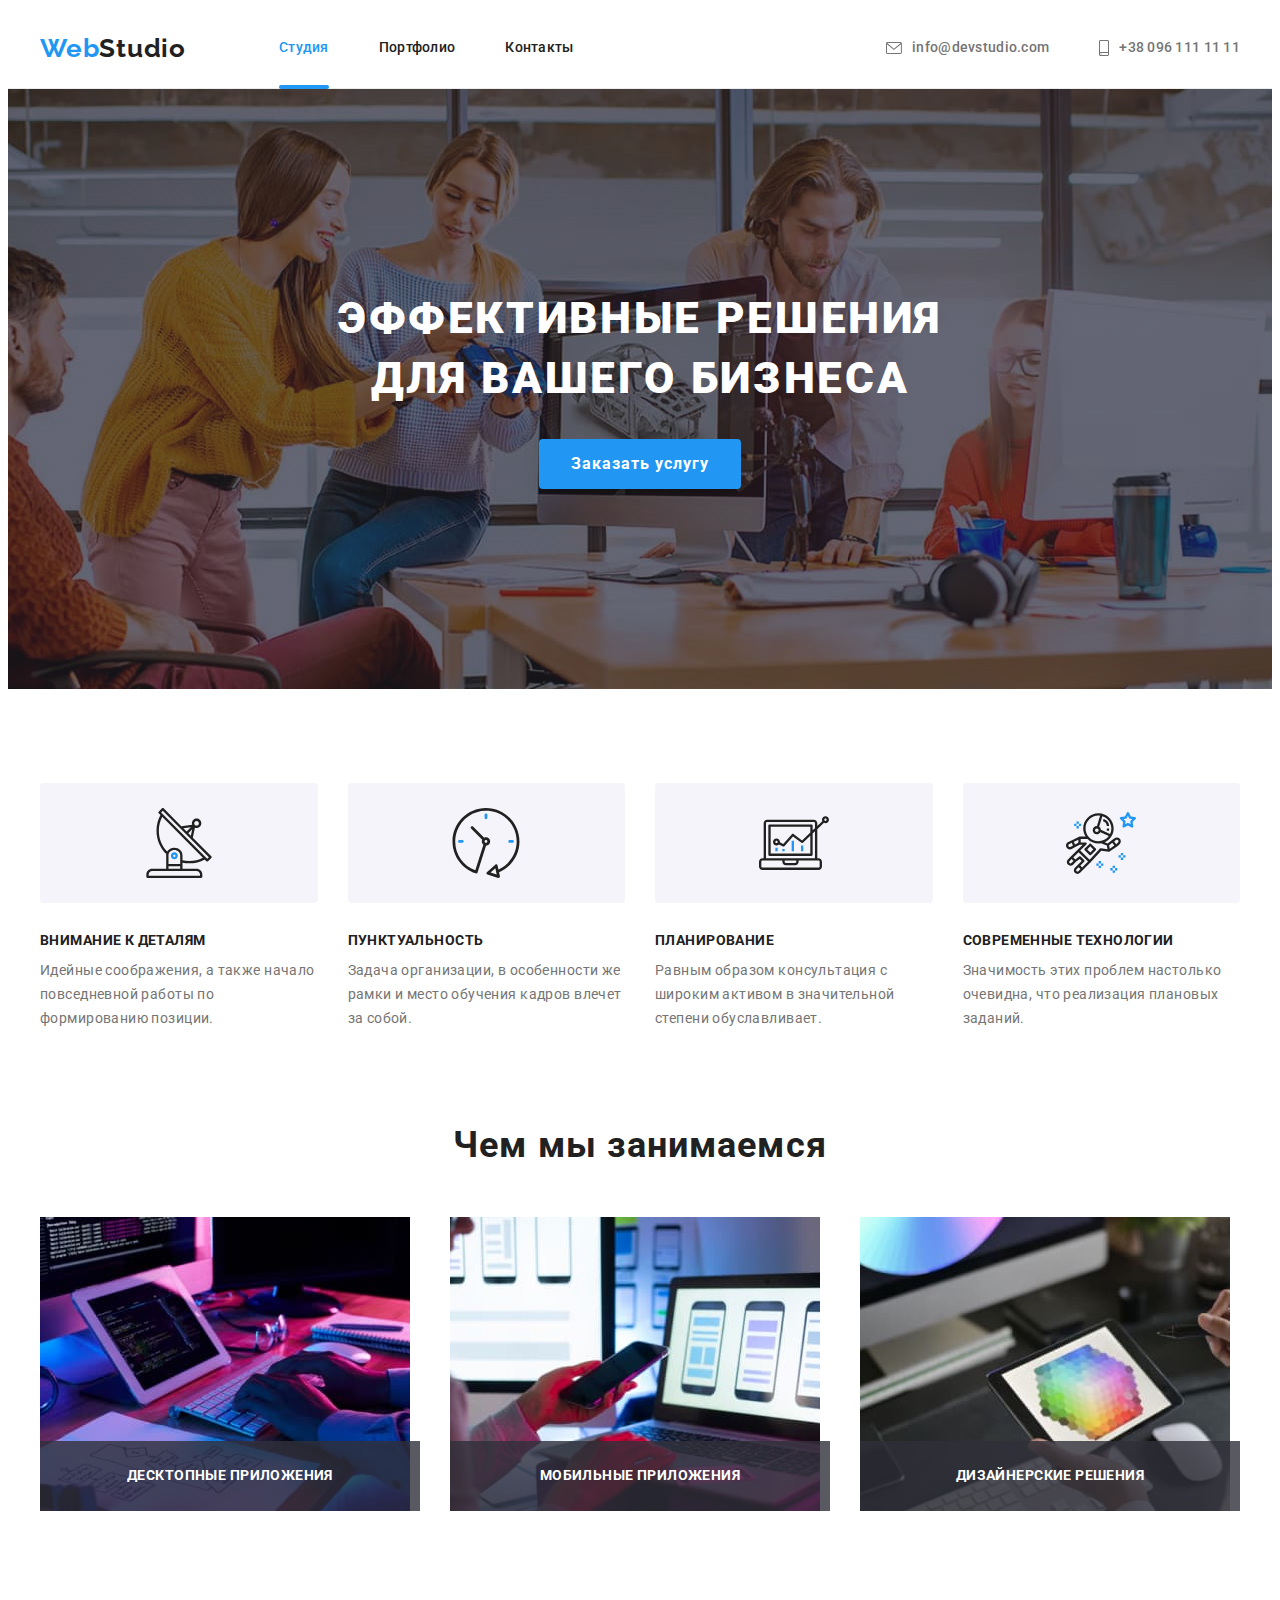
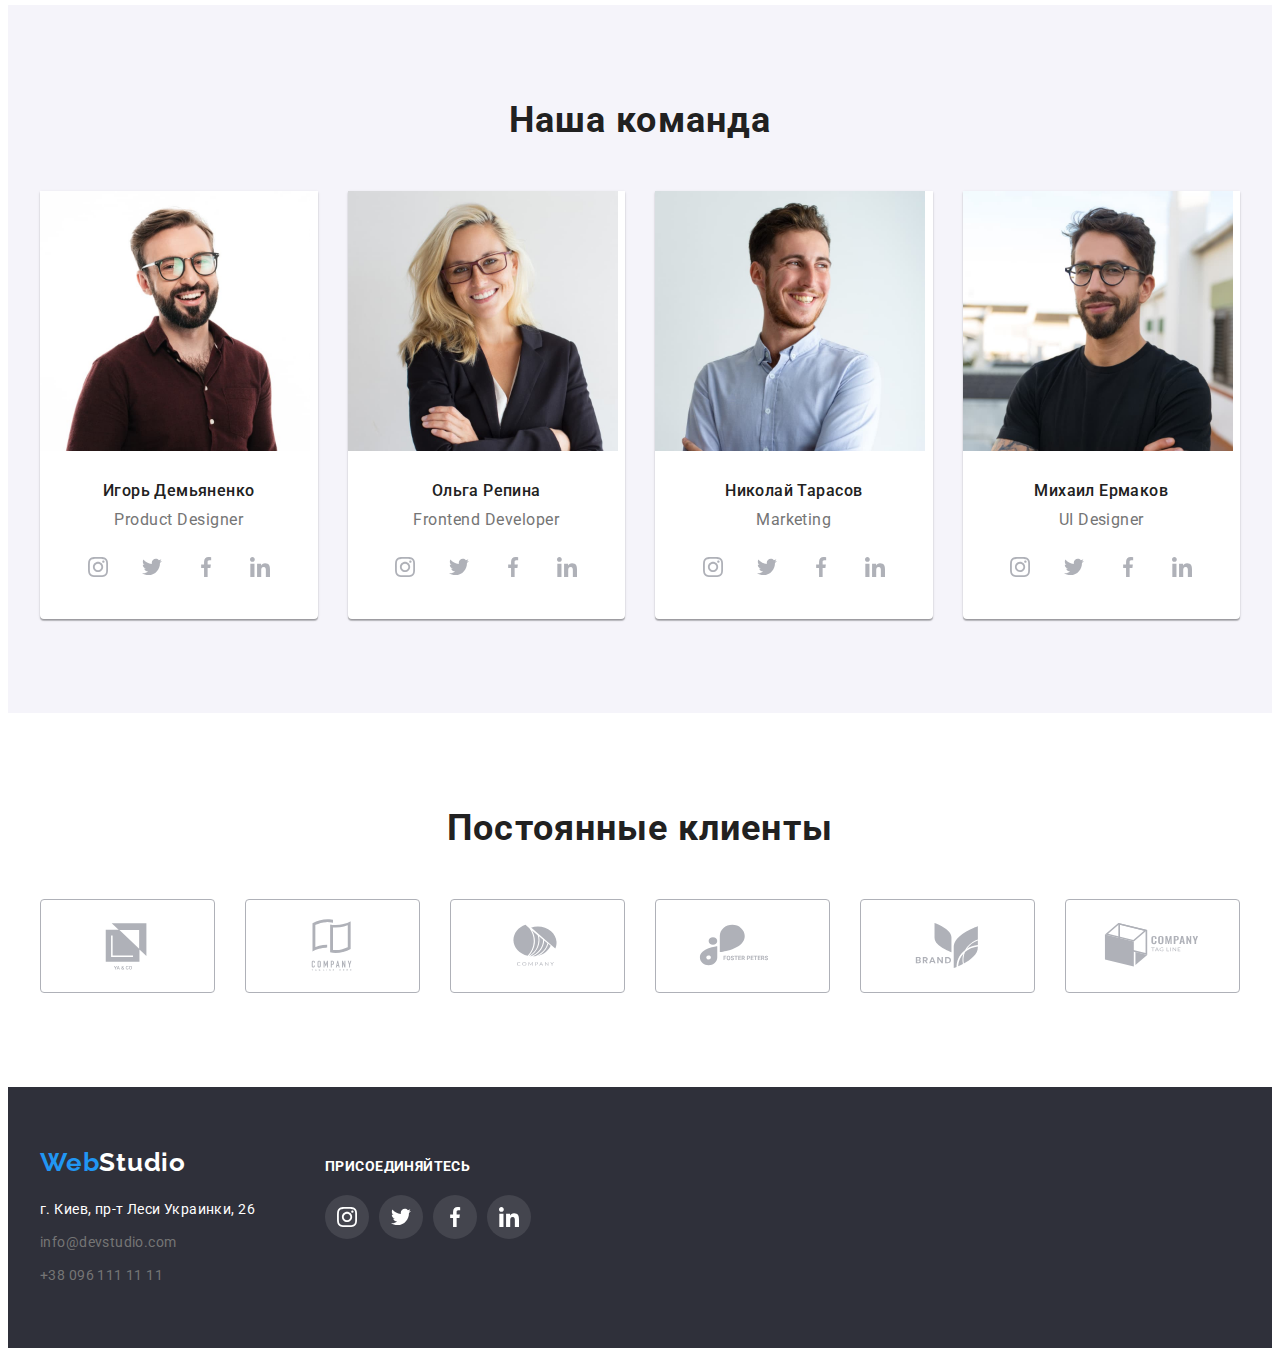
<file: index.html>
<!DOCTYPE html>
<html lang="ru">
  <head>
    <meta charset="UTF-8" />
    <meta http-equiv="X-UA-Compatible" content="IE=edge" />
    <meta name="viewport" content="width=device-width, initial-scale=1.0" />
    <title>Homework 5</title>
    <link rel="preconnect" href="https://fonts.googleapis.com" />
    <link rel="preconnect" href="https://fonts.gstatic.com" crossorigin />
    <link
      href="https://fonts.googleapis.com/css2?family=Raleway:wght@700&family=Roboto:wght@400;500;700;900&display=swap"
      rel="stylesheet"
    />
    <link
      rel="stylesheet"
      href="https://cdnjs.cloudflare.com/ajax/libs/modern-normalize/1.1.0/modern-normalize.min.css"
      integrity="sha512-wpPYUAdjBVSE4KJnH1VR1HeZfpl1ub8YT/NKx4PuQ5NmX2tKuGu6U/JRp5y+Y8XG2tV+wKQpNHVUX03MfMFn9Q=="
      crossorigin="anonymous"
      referrerpolicy="no-referrer"
    />
    <link rel="stylesheet" href="./css/styles.css" />
  </head>
  <body>
    <header class="header">
      <div class="container">
        <nav class="nav">
          <a href="/" lang="en" class="logo"
            >Web<span class="logo-black">Studio</span></a
          >
          <ul class="list nav-list">
            <li class="item">
              <a href="" class="link nav-link current">Студия</a>
            </li>
            <li class="item">
              <a href="./portfolio.html" class="link nav-link">Портфолио</a>
            </li>
            <li class="item"><a href="" class="link nav-link">Контакты</a></li>
          </ul>
        </nav>
        <ul class="list head-contacts">
          <li class="head-contacts-item">
            <a href="mailto:info@devstudio.com" class="link head-contacts-link">
              <svg class="icon-mail" width="16" height="12">
                <use href="./images/icons.svg#icon-envelope"></use>
              </svg>
              info@devstudio.com</a
            >
          </li>
          <li class="head-contacts-item">
            <a href="tel:+380961111111" class="link head-contacts-link">
              <svg class="icon-tel" width="10" height="16">
                <use href="./images/icons.svg#icon-smartphone"></use>
              </svg>
              +38 096 111 11 11</a
            >
          </li>
        </ul>
      </div>
    </header>
    <main>
      <section class="hero accent-section">
        <div class="container">
          <h1 class="hero-title">Эффективные решения для вашего бизнеса</h1>
          <button data-modal-open type="button" class="button">
            Заказать услугу
          </button>
        </div>
      </section>
      <section class="benefits section">
        <div class="container">
          <h2 class="visually-hidden">Преимущества</h2>
          <ul class="list benefits-list card-set">
            <li class="benefits-item card-item">
              <div class="benefits-thumb">
                <svg class="benefits-icon" width="70" height="70">
                  <use href="./images/icons.svg#icon-antenna"></use>
                </svg>
              </div>
              <h3 class="benefits-title">Внимание к деталям</h3>
              <p class="benefits-text">
                Идейные соображения, а также начало повседневной работы по
                формированию позиции.
              </p>
            </li>

            <li class="benefits-item card-item">
              <div class="benefits-thumb">
                <svg class="benefits-icon" width="70" height="70">
                  <use href="./images/icons.svg#icon-clock"></use>
                </svg>
              </div>
              <h3 class="benefits-title">Пунктуальность</h3>
              <p class="benefits-text">
                Задача организации, в особенности же рамки и место обучения
                кадров влечет за собой.
              </p>
            </li>

            <li class="benefits-item card-item">
              <div class="benefits-thumb">
                <svg class="benefits-icon" width="70" height="70">
                  <use href="./images/icons.svg#icon-diagram"></use>
                </svg>
              </div>
              <h3 class="benefits-title">Планирование</h3>
              <p class="benefits-text">
                Равным образом консультация с широким активом в значительной
                степени обуславливает.
              </p>
            </li>

            <li class="benefits-item card-item">
              <div class="benefits-thumb">
                <svg class="benefits-icon" width="70" height="70">
                  <use href="./images/icons.svg#icon-astronaut"></use>
                </svg>
              </div>
              <h3 class="benefits-title">Современные технологии</h3>
              <p class="benefits-text">
                Значимость этих проблем настолько очевидна, что реализация
                плановых заданий.
              </p>
            </li>
          </ul>
        </div>
      </section>
      <section class="works section">
        <div class="container">
          <h2 class="section-title">Чем мы занимаемся</h2>
          <ul class="list works-list card-set">
            <li class="works-item card-item">
              <div class="works-thumb">
                <img
                  src="./images/img1.jpg"
                  alt="Планшет и клавиатура на столе"
                  width="370"
                  height="294"
                />
                <h3 class="works-title">Десктопные приложения</h3>
              </div>
            </li>
            <li class="works-item card-item">
              <div class="works-thumb">
                <img
                  src="./images/img2.jpg"
                  alt="Ноутбук и телефон"
                  width="370"
                  height="294"
                />
                <h3 class="works-title">Мобильные приложения</h3>
              </div>
            </li>
            <li class="works-item card-item">
              <div class="works-thumb">
                <img
                  src="./images/img3.jpg"
                  alt="Планшет"
                  width="370"
                  height="294"
                />
                <h3 class="works-title">Дизайнерские решения</h3>
              </div>
            </li>
          </ul>
        </div>
      </section>
      <section class="team section">
        <div class="container">
          <h2 class="section-title">Наша команда</h2>
          <ul class="list team-list card-set">
            <li class="team-item card-item">
              <img
                src="./images/photo1.jpg"
                alt="Фото Игоря Демьяненко"
                width="270"
                height="260"
              />
              <div class="team-card">
                <h3 class="team-name">Игорь Демьяненко</h3>
                <p lang="en" class="team-position">Product Designer</p>
                <ul class="list social-list">
                  <li class="item">
                    <a
                      class="link social-link"
                      href=""
                      target="_blank"
                      rel="noopener noreferrer nofollow"
                    >
                      <svg class="social-list-icon" width="20" height="20">
                        <use href="./images/icons.svg#icon-instagram"></use>
                      </svg>
                    </a>
                  </li>
                  <li class="item">
                    <a
                      class="link social-link"
                      href=""
                      target="_blank"
                      rel="noopener noreferrer nofollow"
                    >
                      <svg class="social-list-icon" width="20" height="20">
                        <use href="./images/icons.svg#icon-twitter"></use>
                      </svg>
                    </a>
                  </li>
                  <li class="item">
                    <a
                      class="link social-link"
                      href=""
                      target="_blank"
                      rel="noopener noreferrer nofollow"
                    >
                      <svg class="social-list-icon" width="20" height="20">
                        <use href="./images/icons.svg#icon-facebook"></use>
                      </svg>
                    </a>
                  </li>
                  <li class="item">
                    <a
                      class="link social-link"
                      href=""
                      target="_blank"
                      rel="noopener noreferrer nofollow"
                    >
                      <svg class="social-list-icon" width="20" height="20">
                        <use href="./images/icons.svg#icon-linkedin"></use>
                      </svg>
                    </a>
                  </li>
                </ul>
              </div>
            </li>

            <li class="team-item card-item">
              <img
                src="./images/photo2.jpg"
                alt="Фото Ольги Репиной"
                width="270"
                height="260"
              />
              <div class="team-card">
                <h3 class="team-name">Ольга Репина</h3>
                <p lang="en" class="team-position">Frontend Developer</p>
                <ul class="list social-list">
                  <li class="item">
                    <a
                      class="link social-link"
                      href=""
                      target="_blank"
                      rel="noopener noreferrer nofollow"
                    >
                      <svg class="social-list-icon" width="20" height="20">
                        <use href="./images/icons.svg#icon-instagram"></use>
                      </svg>
                    </a>
                  </li>
                  <li class="item">
                    <a
                      class="link social-link"
                      href=""
                      target="_blank"
                      rel="noopener noreferrer nofollow"
                    >
                      <svg class="social-list-icon" width="20" height="20">
                        <use href="./images/icons.svg#icon-twitter"></use>
                      </svg>
                    </a>
                  </li>
                  <li class="item">
                    <a
                      class="link social-link"
                      href=""
                      target="_blank"
                      rel="noopener noreferrer nofollow"
                    >
                      <svg class="social-list-icon" width="20" height="20">
                        <use href="./images/icons.svg#icon-facebook"></use>
                      </svg>
                    </a>
                  </li>
                  <li class="item">
                    <a
                      class="link social-link"
                      href=""
                      target="_blank"
                      rel="noopener noreferrer nofollow"
                    >
                      <svg class="social-list-icon" width="20" height="20">
                        <use href="./images/icons.svg#icon-linkedin"></use>
                      </svg>
                    </a>
                  </li>
                </ul>
              </div>
            </li>

            <li class="team-item card-item">
              <img
                src="./images/photo3.jpg"
                alt="Фото Николая Тарасова"
                width="270"
                height="260"
              />
              <div class="team-card">
                <h3 class="team-name">Николай Тарасов</h3>
                <p lang="en" class="team-position">Marketing</p>
                <ul class="list social-list">
                  <li class="item">
                    <a
                      class="link social-link"
                      href=""
                      target="_blank"
                      rel="noopener noreferrer nofollow"
                    >
                      <svg class="social-list-icon" width="20" height="20">
                        <use href="./images/icons.svg#icon-instagram"></use>
                      </svg>
                    </a>
                  </li>
                  <li class="item">
                    <a
                      class="link social-link"
                      href=""
                      target="_blank"
                      rel="noopener noreferrer nofollow"
                    >
                      <svg class="social-list-icon" width="20" height="20">
                        <use href="./images/icons.svg#icon-twitter"></use>
                      </svg>
                    </a>
                  </li>
                  <li class="item">
                    <a
                      class="link social-link"
                      href=""
                      target="_blank"
                      rel="noopener noreferrer nofollow"
                    >
                      <svg class="social-list-icon" width="20" height="20">
                        <use href="./images/icons.svg#icon-facebook"></use>
                      </svg>
                    </a>
                  </li>
                  <li class="item">
                    <a
                      class="link social-link"
                      href=""
                      target="_blank"
                      rel="noopener noreferrer nofollow"
                    >
                      <svg class="social-list-icon" width="20" height="20">
                        <use href="./images/icons.svg#icon-linkedin"></use>
                      </svg>
                    </a>
                  </li>
                </ul>
              </div>
            </li>

            <li class="team-item card-item">
              <img
                src="./images/photo4.jpg"
                alt="Фото Михаила Ермакова"
                width="270"
                height="260"
              />
              <div class="team-card">
                <h3 class="team-name">Михаил Ермаков</h3>
                <p lang="en" class="team-position">UI Designer</p>
                <ul class="list social-list">
                  <li class="item">
                    <a
                      class="link social-link"
                      href=""
                      target="_blank"
                      rel="noopener noreferrer nofollow"
                    >
                      <svg class="social-list-icon" width="20" height="20">
                        <use href="./images/icons.svg#icon-instagram"></use>
                      </svg>
                    </a>
                  </li>
                  <li class="item">
                    <a
                      class="link social-link"
                      href=""
                      target="_blank"
                      rel="noopener noreferrer nofollow"
                    >
                      <svg class="social-list-icon" width="20" height="20">
                        <use href="./images/icons.svg#icon-twitter"></use>
                      </svg>
                    </a>
                  </li>
                  <li class="item">
                    <a
                      class="link social-link"
                      href=""
                      target="_blank"
                      rel="noopener noreferrer nofollow"
                    >
                      <svg class="social-list-icon" width="20" height="20">
                        <use href="./images/icons.svg#icon-facebook"></use>
                      </svg>
                    </a>
                  </li>
                  <li class="item">
                    <a
                      class="link social-link"
                      href=""
                      target="_blank"
                      rel="noopener noreferrer nofollow"
                    >
                      <svg class="social-list-icon" width="20" height="20">
                        <use href="./images/icons.svg#icon-linkedin"></use>
                      </svg>
                    </a>
                  </li>
                </ul>
              </div>
            </li>
          </ul>
        </div>
      </section>
      <section class="clients section">
        <div class="container">
          <h2 class="section-title">Постоянные клиенты</h2>
          <ul class="clients-list list card-set">
            <li class="clients-item card-item">
              <a
                class="link clients-link"
                href=""
                target="_blank"
                rel="noopener noreferrer nofollow"
              >
                <svg class="clients-list-icon" width="106" height="60">
                  <use href="./images/icons.svg#icon-YaCo"></use>
                </svg>
              </a>
            </li>
            <li class="clients-item card-item">
              <a
                class="link clients-link"
                href=""
                target="_blank"
                rel="noopener noreferrer nofollow"
              >
                <svg class="clients-list-icon" width="106" height="60">
                  <use href="./images/icons.svg#icon-company-1"></use>
                </svg>
              </a>
            </li>
            <li class="clients-item card-item">
              <a
                class="link clients-link"
                href=""
                target="_blank"
                rel="noopener noreferrer nofollow"
              >
                <svg class="clients-list-icon" width="106" height="60">
                  <use href="./images/icons.svg#icon-company-2"></use>
                </svg>
              </a>
            </li>
            <li class="clients-item card-item">
              <a
                class="link clients-link"
                href=""
                target="_blank"
                rel="noopener noreferrer nofollow"
              >
                <svg class="clients-list-icon" width="106" height="60">
                  <use href="./images/icons.svg#icon-fosterpeters"></use>
                </svg>
              </a>
            </li>
            <li class="clients-item card-item">
              <a
                class="link clients-link"
                href=""
                target="_blank"
                rel="noopener noreferrer nofollow"
              >
                <svg class="clients-list-icon" width="106" height="60">
                  <use href="./images/icons.svg#icon-brand"></use>
                </svg>
              </a>
            </li>
            <li class="clients-item card-item">
              <a
                class="link clients-link"
                href=""
                target="_blank"
                rel="noopener noreferrer nofollow"
              >
                <svg class="clients-list-icon" width="106" height="60">
                  <use href="./images/icons.svg#icon-company-3"></use>
                </svg>
              </a>
            </li>
          </ul>
        </div>
      </section>
    </main>
    <footer class="footer">
      <div class="container">
        <div class="column-one">
          <a href="/" lang="en" class="logo"
            >Web<span class="logo-white">Studio</span></a
          >
          <address class="address">
            <ul class="list address-list">
              <li class="item">
                <a
                  href="https://goo.gl/maps/dsruA36R88fh7HZ89"
                  target="_blank"
                  rel="noopener noreferrer nofollow"
                  class="link address-list-contacts"
                >
                  г. Киев, пр-т Леси Украинки, 26
                </a>
              </li>
              <li class="item">
                <a
                  href="mailto:info@devstudio.com"
                  class="link address-list-contacts"
                  >info@devstudio.com</a
                >
              </li>
              <li class="item">
                <a href="tel:+380961111111" class="link address-list-contacts"
                  >+38 096 111 11 11</a
                >
              </li>
            </ul>
          </address>
        </div>
        <div class="column-two">
          <h3 class="footer-title">Присоединяйтесь</h3>
          <ul class="list social-list">
            <li class="item">
              <a
                class="link social-link"
                href=""
                target="_blank"
                rel="noopener noreferrer nofollow"
              >
                <svg class="social-list-icon" width="20" height="20">
                  <use href="./images/icons.svg#icon-instagram"></use>
                </svg>
              </a>
            </li>
            <li class="item">
              <a
                class="link social-link"
                href=""
                target="_blank"
                rel="noopener noreferrer nofollow"
              >
                <svg class="social-list-icon" width="20" height="20">
                  <use href="./images/icons.svg#icon-twitter"></use>
                </svg>
              </a>
            </li>
            <li class="item">
              <a
                class="link social-link"
                href=""
                target="_blank"
                rel="noopener noreferrer nofollow"
              >
                <svg class="social-list-icon" width="20" height="20">
                  <use href="./images/icons.svg#icon-facebook"></use>
                </svg>
              </a>
            </li>
            <li class="item">
              <a
                class="link social-link"
                href=""
                target="_blank"
                rel="noopener noreferrer nofollow"
              >
                <svg class="social-list-icon" width="20" height="20">
                  <use href="./images/icons.svg#icon-linkedin"></use>
                </svg>
              </a>
            </li>
          </ul>
        </div>
      </div>
    </footer>
    <div class="backdrop is-hidden" data-modal>
      <div class="modal">
        <p></p>
        <button data-modal-close class="modal-close">
          <svg width="18" height="18">
            <use href="./images/icons.svg#icon-modal-close"></use>
          </svg>
        </button>
      </div>
    </div>
    <script src="./js/modal.js"></script>
  </body>
</html>
</file>
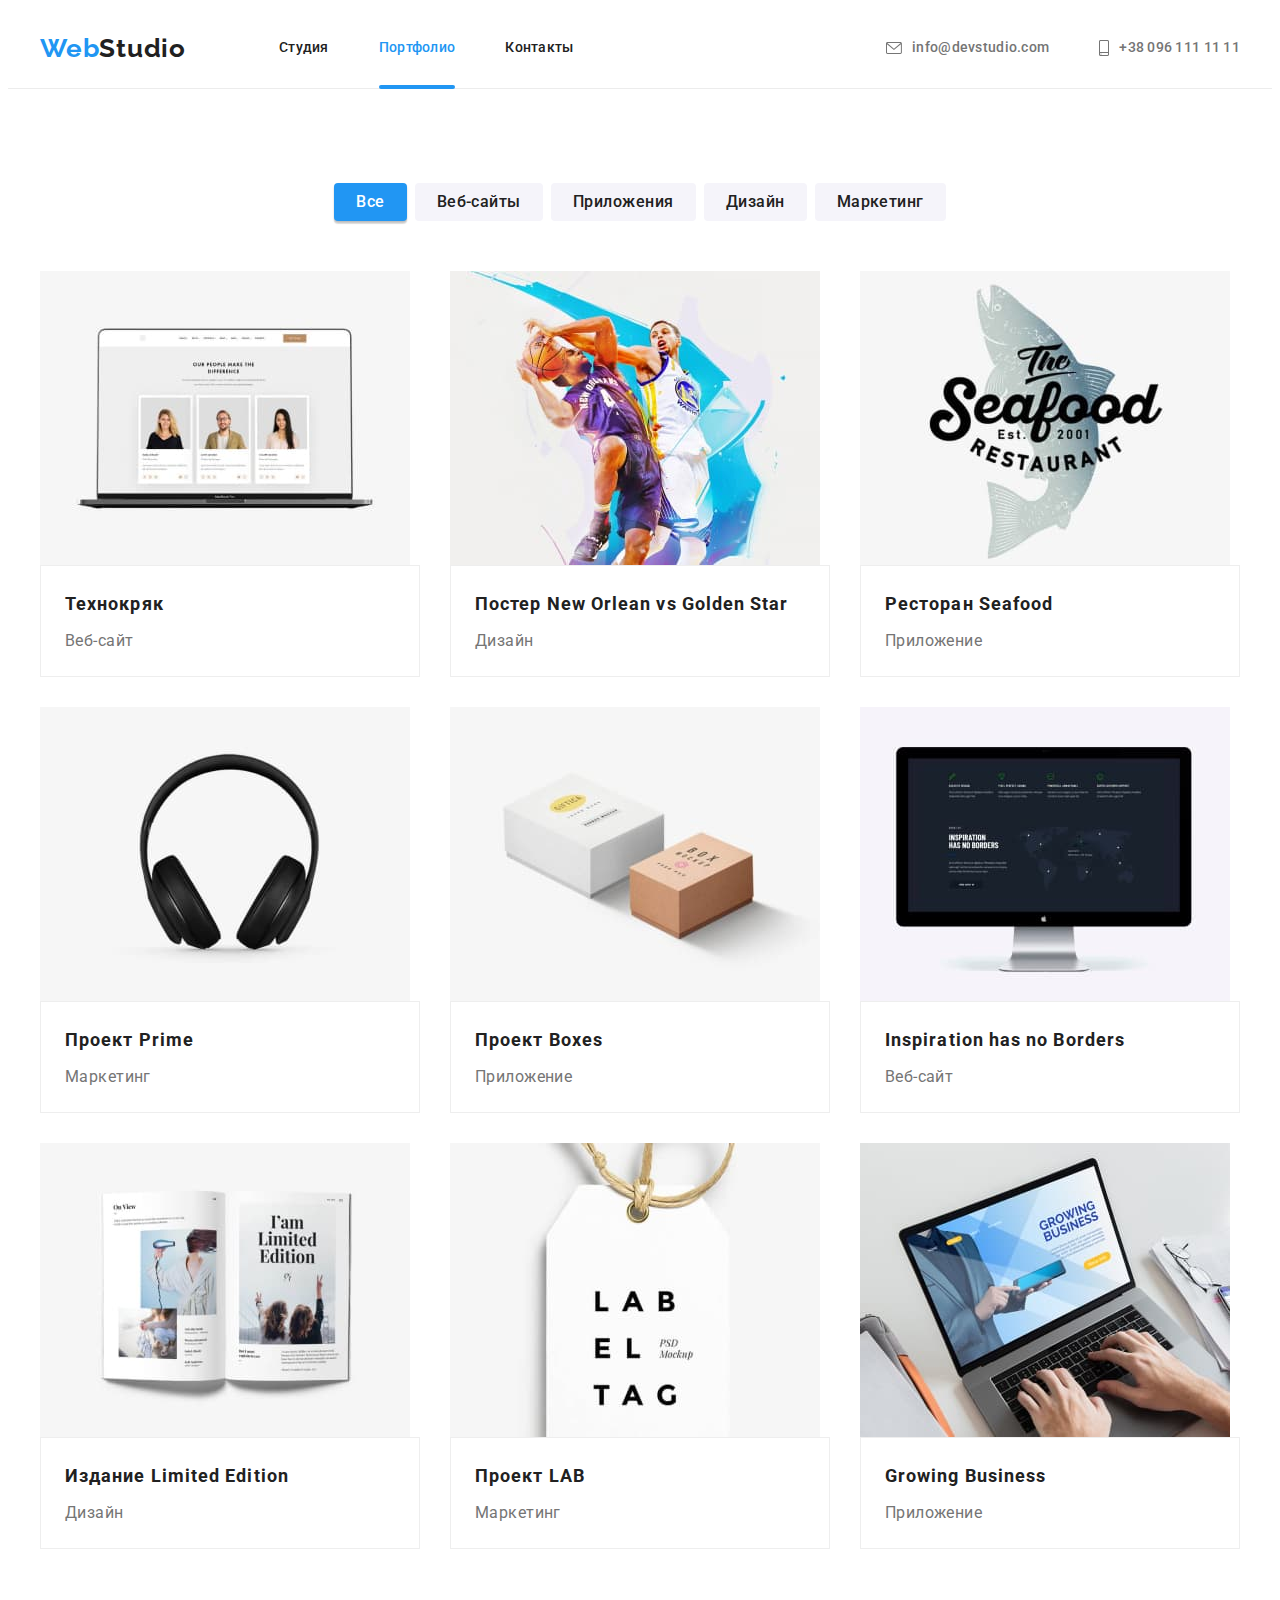
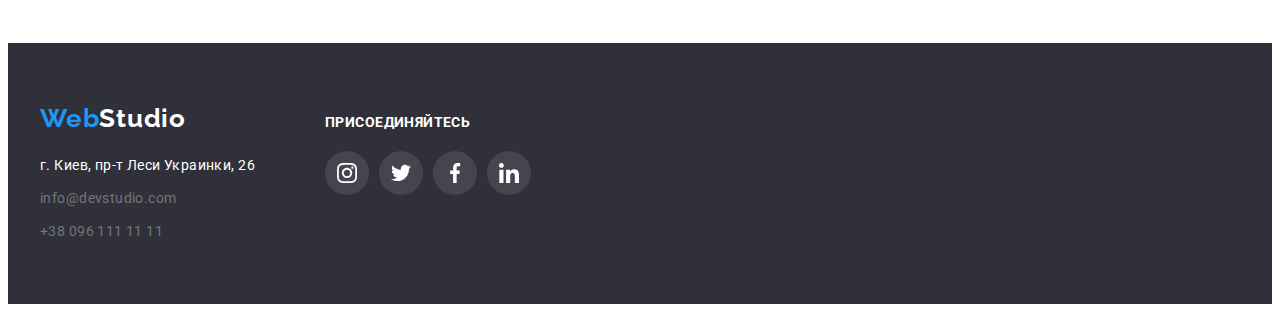
<file: portfolio.html>
<!DOCTYPE html>
<html lang="ru">
  <head>
    <meta charset="UTF-8" />
    <meta http-equiv="X-UA-Compatible" content="IE=edge" />
    <meta name="viewport" content="width=device-width, initial-scale=1.0" />
    <title>Homework 1</title>
    <link rel="preconnect" href="https://fonts.googleapis.com" />
    <link rel="preconnect" href="https://fonts.gstatic.com" crossorigin />
    <link
      href="https://fonts.googleapis.com/css2?family=Raleway:wght@700&family=Roboto:wght@400;500;700;900&display=swap"
      rel="stylesheet"
    />
    <link
      rel="stylesheet"
      href="https://cdnjs.cloudflare.com/ajax/libs/modern-normalize/1.1.0/modern-normalize.min.css"
      integrity="sha512-wpPYUAdjBVSE4KJnH1VR1HeZfpl1ub8YT/NKx4PuQ5NmX2tKuGu6U/JRp5y+Y8XG2tV+wKQpNHVUX03MfMFn9Q=="
      crossorigin="anonymous"
      referrerpolicy="no-referrer"
    />
    <link rel="stylesheet" href="./css/styles.css" />
  </head>
  <body>
    <header class="header">
      <div class="container">
        <nav class="nav">
          <a href="/" lang="en" class="logo"
            >Web<span class="logo-black">Studio</span></a
          >
          <ul class="list nav-list">
            <li class="item">
              <a href="./index.html" class="link nav-link">Студия</a>
            </li>
            <li class="item">
              <a href="" class="link nav-link current">Портфолио</a>
            </li>
            <li class="item"><a href="" class="link nav-link">Контакты</a></li>
          </ul>
        </nav>
        <ul class="list head-contacts">
          <li class="head-contacts-item">
            <a href="mailto:info@devstudio.com" class="link head-contacts-link">
              <svg class="icon-mail" width="16" height="12">
                <use href="./images/icons.svg#icon-envelope"></use>
              </svg>
              info@devstudio.com</a
            >
          </li>
          <li class="head-contacts-item">
            <a href="tel:+380961111111" class="link head-contacts-link">
              <svg class="icon-tel" width="10" height="16">
                <use href="./images/icons.svg#icon-smartphone"></use>
              </svg>
              +38 096 111 11 11</a
            >
          </li>
        </ul>
      </div>
    </header>
    <main>
      <section class="section">
        <div class="container">
          <h1 class="visually-hidden">Примеры работ</h1>
          <ul class="list work-exmpl">
            <li class="item">
              <button type="button" class="button-filter current">Все</button>
            </li>
            <li class="item">
              <button type="button" class="button-filter">Веб-сайты</button>
            </li>
            <li class="item">
              <button type="button" class="button-filter">Приложения</button>
            </li>
            <li class="item"><button class="button-filter">Дизайн</button></li>
            <li class="item">
              <button type="button" class="button-filter">Маркетинг</button>
            </li>
          </ul>
          <ul class="list portfolio-list card-set">
            <li class="portfolio-item card-item">
              <a
                href=""
                target="_blank"
                rel="noopener noreferrer nofollow"
                class="link"
              >
                <div class="portfolio-item-thumb">
                  <img
                    src="./images/workexmpl1.jpg"
                    alt="Интернет-магазин открытый на ноутбуке"
                    width="370"
                    height="294"
                  />
                  <p class="portfolio-item-text">
                    Ресурс предлагает комплексные предложения с разным уровнем
                    функционала и сервисов. Все это позволит посетителю получить
                    исчерпывающие сведения о компании или частном лице.
                  </p>
                </div>
                <div class="portfolio-card">
                  <h2 class="portfolio-title">Технокряк</h2>
                  <p class="portfolio-description">Веб-сайт</p>
                </div>
              </a>
            </li>

            <li class="portfolio-item card-item">
              <a
                href=""
                target="_blank"
                rel="noopener noreferrer nofollow"
                class="link"
              >
                <div class="portfolio-item-thumb">
                  <img
                    src="./images/workexmpl2.jpg"
                    alt="Постер о баскетболе"
                    width="370"
                    height="294"
                  />
                  <p class="portfolio-item-text">
                    Ресурс предлагает комплексные предложения с разным уровнем
                    функционала и сервисов. Все это позволит посетителю получить
                    исчерпывающие сведения о компании или частном лице.
                  </p>
                </div>
                <div class="portfolio-card">
                  <h2 class="portfolio-title">
                    Постер <span lang="en">New Orlean vs Golden Star</span>
                  </h2>
                  <p class="portfolio-description">Дизайн</p>
                </div>
              </a>
            </li>

            <li class="portfolio-item card-item">
              <a
                href=""
                target="_blank"
                rel="noopener noreferrer nofollow"
                class="link"
              >
                <div class="portfolio-item-thumb">
                  <img
                    src="./images/workexmpl3.jpg"
                    alt="Лого ресторана"
                    width="370"
                    height="294"
                  />
                  <p class="portfolio-item-text">
                    Ресурс предлагает комплексные предложения с разным уровнем
                    функционала и сервисов. Все это позволит посетителю получить
                    исчерпывающие сведения о компании или частном лице.
                  </p>
                </div>
                <div class="portfolio-card">
                  <h2 class="portfolio-title">
                    Ресторан <span lang="en">Seafood</span>
                  </h2>
                  <p class="portfolio-description">Приложение</p>
                </div>
              </a>
            </li>

            <li class="portfolio-item card-item">
              <a
                href=""
                target="_blank"
                rel="noopener noreferrer nofollow"
                class="link"
              >
                <div class="portfolio-item-thumb">
                  <img
                    src="./images/workexmpl4.jpg"
                    alt="Наушники"
                    width="370"
                    height="294"
                  />
                  <p class="portfolio-item-text">
                    Ресурс предлагает комплексные предложения с разным уровнем
                    функционала и сервисов. Все это позволит посетителю получить
                    исчерпывающие сведения о компании или частном лице.
                  </p>
                </div>
                <div class="portfolio-card">
                  <h2 class="portfolio-title">
                    Проект <span lang="en">Prime</span>
                  </h2>
                  <p class="portfolio-description">Маркетинг</p>
                </div>
              </a>
            </li>

            <li class="portfolio-item card-item">
              <a
                href=""
                target="_blank"
                rel="noopener noreferrer nofollow"
                class="link"
              >
                <div class="portfolio-item-thumb">
                  <img
                    src="./images/workexmpl5.jpg"
                    alt="Подарочные коробки"
                    width="370"
                    height="294"
                  />
                  <p class="portfolio-item-text">
                    Ресурс предлагает комплексные предложения с разным уровнем
                    функционала и сервисов. Все это позволит посетителю получить
                    исчерпывающие сведения о компании или частном лице.
                  </p>
                </div>
                <div class="portfolio-card">
                  <h2 class="portfolio-title">
                    Проект <span lang="en">Boxes</span>
                  </h2>
                  <p class="portfolio-description">Приложение</p>
                </div>
              </a>
            </li>

            <li class="portfolio-item card-item">
              <a
                href=""
                target="_blank"
                rel="noopener noreferrer nofollow"
                class="link"
              >
                <div class="portfolio-item-thumb">
                  <img
                    src="./images/workexmpl6.jpg"
                    alt="Монитор с открытым интернет-магазином"
                    width="370"
                    height="294"
                  />
                  <p class="portfolio-item-text">
                    Ресурс предлагает комплексные предложения с разным уровнем
                    функционала и сервисов. Все это позволит посетителю получить
                    исчерпывающие сведения о компании или частном лице.
                  </p>
                </div>
                <div class="portfolio-card">
                  <h2 class="portfolio-title" lang="en">
                    Inspiration has no Borders
                  </h2>
                  <p class="portfolio-description">Веб-сайт</p>
                </div>
              </a>
            </li>

            <li class="portfolio-item card-item">
              <a
                href=""
                target="_blank"
                rel="noopener noreferrer nofollow"
                class="link"
              >
                <div class="portfolio-item-thumb">
                  <img
                    src="./images/workexmpl7.jpg"
                    alt="Книга"
                    width="370"
                    height="294"
                  />
                  <p class="portfolio-item-text">
                    Ресурс предлагает комплексные предложения с разным уровнем
                    функционала и сервисов. Все это позволит посетителю получить
                    исчерпывающие сведения о компании или частном лице.
                  </p>
                </div>
                <div class="portfolio-card">
                  <h2 class="portfolio-title">
                    Издание <span lang="en">Limited Edition</span>
                  </h2>
                  <p class="portfolio-description">Дизайн</p>
                </div>
              </a>
            </li>

            <li class="portfolio-item card-item">
              <a
                href=""
                target="_blank"
                rel="noopener noreferrer nofollow"
                class="link"
              >
                <div class="portfolio-item-thumb">
                  <img
                    src="./images/workexmpl8.jpg"
                    alt="Дизай этикетки"
                    width="370"
                    height="294"
                  />
                  <p class="portfolio-item-text">
                    Ресурс предлагает комплексные предложения с разным уровнем
                    функционала и сервисов. Все это позволит посетителю получить
                    исчерпывающие сведения о компании или частном лице.
                  </p>
                </div>
                <div class="portfolio-card">
                  <h2 class="portfolio-title">
                    Проект <span lang="en">LAB</span>
                  </h2>
                  <p class="portfolio-description">Маркетинг</p>
                </div>
              </a>
            </li>

            <li class="portfolio-item card-item">
              <a
                href=""
                target="_blank"
                rel="noopener noreferrer nofollow"
                class="link"
              >
                <div class="portfolio-item-thumb">
                  <img
                    src="./images/workexmpl9.jpg"
                    alt="Приложение на ноутбуке"
                    width="370"
                    height="294"
                  />
                  <p class="portfolio-item-text">
                    Ресурс предлагает комплексные предложения с разным уровнем
                    функционала и сервисов. Все это позволит посетителю получить
                    исчерпывающие сведения о компании или частном лице.
                  </p>
                </div>
                <div class="portfolio-card">
                  <h2 class="portfolio-title" lang="en">Growing Business</h2>
                  <p class="portfolio-description">Приложение</p>
                </div>
              </a>
            </li>
          </ul>
        </div>
      </section>
    </main>
    <footer class="footer">
      <div class="container">
        <div class="column-one">
          <a href="/" lang="en" class="logo"
            >Web<span class="logo-white">Studio</span></a
          >
          <address class="address">
            <ul class="list address-list">
              <li class="item">
                <a
                  href="https://goo.gl/maps/dsruA36R88fh7HZ89"
                  target="_blank"
                  rel="noopener noreferrer nofollow"
                  class="link address-list-contacts"
                >
                  г. Киев, пр-т Леси Украинки, 26
                </a>
              </li>
              <li class="item">
                <a
                  href="mailto:info@devstudio.com"
                  class="link address-list-contacts"
                  >info@devstudio.com</a
                >
              </li>
              <li class="item">
                <a href="tel:+380961111111" class="link address-list-contacts"
                  >+38 096 111 11 11</a
                >
              </li>
            </ul>
          </address>
        </div>
        <div class="column-two">
          <h3 class="footer-title">Присоединяйтесь</h3>
          <ul class="list social-list">
            <li class="item">
              <a class="link social-link" href="">
                <svg class="social-list-icon" width="20" height="20">
                  <use href="./images/icons.svg#icon-instagram"></use>
                </svg>
              </a>
            </li>
            <li class="item">
              <a class="link social-link" href="">
                <svg class="social-list-icon" width="20" height="20">
                  <use href="./images/icons.svg#icon-twitter"></use>
                </svg>
              </a>
            </li>
            <li class="item">
              <a class="link social-link" href="">
                <svg class="social-list-icon" width="20" height="20">
                  <use href="./images/icons.svg#icon-facebook"></use>
                </svg>
              </a>
            </li>
            <li class="item">
              <a class="link social-link" href="">
                <svg class="social-list-icon" width="20" height="20">
                  <use href="./images/icons.svg#icon-linkedin"></use>
                </svg>
              </a>
            </li>
          </ul>
        </div>
      </div>
    </footer>
  </body>
</html>
</file>
<file: css/styles.css>
:root {
  --main-text-color: #757575;
  --black-text-color: #212121;
  --white-text-color: #ffffff;
  --accent-color: #2196f3;
  --main-background-color: #2f303a;
  --second-background-color: #f5f4fa;
  --white-background-color: #ffffff;
  --link-color: #afb1b8;
  --button-radius: 4px;
  --button-shadow: 0px 4px 4px rgba(0, 0, 0, 0.15);
  --transition-function: 250ms cubic-bezier(0.4, 0, 0.2, 1);
}

p,
h1,
h2,
h3,
h4,
h5,
h6 {
  margin: 0;
}

ul,
ol {
  margin: 0;
  padding-left: 0;
}

img {
  display: block;
  max-width: 100%;
  height: auto;
}

body {
  font-family: 'Roboto', sans-serif;
  font-size: 14px;
  line-height: 1.71;
  letter-spacing: 0.03em;
  color: var(--main-text-color);
}

.list {
  list-style: none;
}

.link {
  text-decoration: none;
  color: inherit;
}

.visually-hidden {
  position: absolute;
  width: 1px;
  height: 1px;
  margin: -1px;
  border: 0;
  padding: 0;
  white-space: nowrap;
  clip-path: inset(100%);
  clip: rect(0 0 0 0);
  overflow: hidden;
}

.section {
  padding-bottom: 94px;
  padding-top: 94px;
}

.benefits {
  padding-bottom: 0px;
}

.section-title {
  margin-bottom: 50px;
  font-size: 36px;
  line-height: 1.17;
  letter-spacing: 0.03em;
  color: var(--black-text-color);
  text-align: center;
}

.logo {
  font-family: 'Raleway', sans-serif;
  font-weight: 700;
  font-size: 26px;
  line-height: 1.19;
  letter-spacing: 0.03em;
  text-decoration: none;
  color: var(--accent-color);
}

.container {
  margin-left: auto;
  margin-right: auto;
  width: 1200px;
  padding-left: 15px;
  padding-right: 15px;
  /* outline: 1px solid red; */
}

.card-set {
  display: flex;
  flex-wrap: wrap;
  margin-left: -30px;
  margin-top: -30px;
}

.card-item {
  margin-left: 30px;
  margin-top: 30px;
}

/* ===============HEADER=============== */

.header .logo {
  margin-right: 93px;
}

.logo-black {
  color: var(--black-text-color);
}

.header {
  font-weight: 500;
  line-height: 1.14;
  letter-spacing: 0.02em;
  border-bottom: 1px solid #ececec;
}

.nav-list {
  display: flex;
  color: var(--black-text-color);
}

.nav-list .nav-link {
  position: relative;
  display: block;
  padding-top: 32px;
  padding-bottom: 32px;
}

.nav-list .item:not(:last-child) {
  margin-right: 50px;
}

.nav-link,
.nav-link,
.head-contacts-link,
.head-contacts-link {
  transition: color var(--transition-function);
}

.nav-link:hover,
.nav-link:focus,
.current,
.head-contacts-link:hover,
.head-contacts-link:focus {
  color: var(--accent-color);
}

.nav-link.current::after {
  position: absolute;
  left: 0;
  bottom: -1px;
  content: '';
  width: 100%;
  height: 4px;
  border-radius: 2px;
  background-color: var(--accent-color);
}

.head-contacts-link {
  display: flex;
  align-items: center;
}

.icon-mail {
  margin-right: 10px;
  fill: currentColor;
}

.icon-tel {
  margin-right: 10px;
  fill: currentColor;
}

.header .container {
  display: flex;
}

.nav {
  display: flex;
  align-items: center;
}

.head-contacts {
  display: flex;
  margin-left: auto;
  align-items: center;
}

.head-contacts .head-contacts-item:not(:last-child) {
  margin-right: 50px;
}

/* ===============HERO=============== */

.hero {
  max-width: 1600px;
  margin-left: auto;
  margin-right: auto;
  padding-top: 200px;
  padding-bottom: 200px;
  background-image: linear-gradient(
      to right,
      rgba(47, 48, 58, 0.4),
      rgba(47, 48, 58, 0.4)
    ),
    url(../images/hero.jpg);
  background-size: cover;
  background-position: center;
  background-repeat: no-repeat;
}

.hero .hero-title {
  margin: 0 auto 30px;
  width: 696px;
  font-weight: 900;
  font-size: 44px;
  line-height: 1.36;
  text-align: center;
  letter-spacing: 0.06em;
  text-transform: uppercase;
  color: var(--white-text-color);
}

.button {
  display: flex;
  align-items: center;
  text-align: center;
  padding: 10px 32px;
  margin: 0 auto;

  font-family: inherit;
  font-weight: 700;
  font-size: 16px;
  line-height: 1.88;
  letter-spacing: 0.06em;

  box-shadow: var(--button-shadow);
  border-radius: var(--button-radius);
  border: none;
  cursor: pointer;
  background-color: var(--accent-color);
  color: var(--white-text-color);

  transition: background-color var(--transition-function);
}

.button:hover,
.button:focus {
  background-color: #188ce8;
}

/* ===============BENEFITS=============== */

.benefits-title {
  margin-bottom: 10px;
  font-size: 14px;
  line-height: 1.14;
  text-transform: uppercase;
  color: var(--black-text-color);
}

.benefits-item {
  flex-basis: calc(100% / 4 - 30px);
}

.benefits-thumb {
  display: flex;
  justify-content: center;
  align-items: center;
  height: 120px;
  margin-bottom: 30px;
  background-color: var(--second-background-color);
  border-radius: var(--button-radius);
}

/* ===============WORKS=============== */

.works-thumb {
  position: relative;
}

.works-title {
  position: absolute;
  width: 100%;
  left: 0;
  bottom: 0;
  padding: 27px 0;
  font-size: 14px;
  line-height: 1.14;
  text-align: center;
  letter-spacing: 0.03em;
  text-transform: uppercase;
  color: var(--white-text-color);
  background: rgba(47, 48, 58, 0.8);
}

.works-item {
  flex-basis: calc(100% / 3 - 30px);
}

/* ===============TEAM=============== */

.team {
  background-color: var(--second-background-color);
}

.team-item {
  background-color: var(--white-background-color);
  flex-basis: calc(100% / 4 - 30px);
  box-shadow: 0px 1px 3px rgba(0, 0, 0, 0.12), 0px 1px 1px rgba(0, 0, 0, 0.14),
    0px 2px 1px rgba(0, 0, 0, 0.2);
  border-radius: 0px 0px 4px 4px;
}

.team-card {
  padding-top: 30px;
  padding-bottom: 30px;
}

.team-name {
  margin-bottom: 10px;
  font-weight: 500;
  font-size: 16px;
  line-height: 1.19;
  text-align: center;
  color: var(--black-text-color);
}

.team-position {
  margin-bottom: 16px;
  font-size: 16px;
  line-height: 1.19;
  text-align: center;
  letter-spacing: 0.03em;
}

.social-list {
  display: flex;
  justify-content: center;
}

.social-link {
  display: flex;
  justify-content: center;
  align-items: center;
  width: 44px;
  height: 44px;
  border-radius: 50%;
  color: var(--link-color);
  background-color: var(--white-background-color);

  transition: color var(--transition-function),
    background-color var(--transition-function);
}

.social-link:hover,
.social-link:focus {
  color: var(--white-text-color);
  background-color: var(--accent-color);
}

.social-list-icon {
  fill: currentColor;
}

.social-list .item:not(:last-child) {
  margin-right: 10px;
}

/* ===============CLIENTS=============== */

.clients-item {
  flex-basis: calc(100% / 6 - 30px);
}

.clients-link {
  display: flex;
  justify-content: center;
  align-items: center;
  height: 92px;
  border-radius: var(--button-radius);
  border: 1px solid var(--link-color);
  color: var(--link-color);
  transition: color var(--transition-function),
    border var(--transition-function);
}

.clients-link:hover,
.clients-link:focus {
  border: 1px solid var(--accent-color);
  color: var(--accent-color);
}

.clients-list-icon {
  fill: currentColor;
}

/* ===============FOOTER=============== */

.footer {
  padding-top: 60px;
  padding-bottom: 60px;
  background-color: var(--main-background-color);
}

.footer .container {
  display: flex;
  align-items: baseline;
}

.column-one {
  margin-right: 70px;
}

.footer .logo {
  display: block;
  margin-bottom: 20px;
}

.logo-white {
  color: var(--white-text-color);
}

.address {
  display: flex;
}

.address-list {
  font-style: normal;
}

.address-list .item:nth-child(1) {
  color: var(--white-text-color);
}

.address-list .item:not(:last-child) {
  margin-bottom: 9px;
}

.address-list-contacts {
  transition: color var(--transition-function);
}

.address-list-contacts:hover,
.address-list-contacts:focus {
  color: var(--accent-color);
}

.footer-title {
  margin-bottom: 20px;
  font-size: 14px;
  line-height: 1.14;
  letter-spacing: 0.03em;
  color: #ffffff;
  text-transform: uppercase;
}

.footer .social-link {
  color: var(--white-text-color);
  background-color: rgba(255, 255, 255, 0.1);
}

.footer .social-link:hover,
.footer .social-link:focus {
  background-color: var(--accent-color);
}

.backdrop {
  position: fixed;
  top: 0;
  left: 0;
  width: 100%;
  height: 100%;
  background-color: rgba(0, 0, 0, 0.5);
  opacity: 1;
  transition: opacity var(--transition-function),
    visibility var(--transition-function);
}

.backdrop.is-hidden {
  visibility: hidden;
  opacity: 0;
  pointer-events: none;
}

.modal {
  position: absolute;
  left: 50%;
  top: 50%;
  min-width: 528px;
  min-height: 581px;
  padding: 20px;
  background-color: #fff;
  transform: translate(-50%, -50%) scale(1);
  transition: transform var(--transition-function);
}

.backdrop.is-hidden .modal {
  transform: translate(-50%, -50%) scale(1.3);
}

.modal-close {
  display: flex;
  justify-content: center;
  align-items: center;
  position: absolute;
  cursor: pointer;
  top: 8px;
  right: 8px;
  width: 30px;
  height: 30px;
  border-radius: 50%;
  background: transparent;
  border: 1px solid rgba(0, 0, 0, 0.1);
  background-size: contain;
}

.no-scroll {
  overflow: hidden;
}

/* ===============PORTFOLIO=============== */
/* ===============BUTTON-FILTER=============== */

.work-exmpl {
  display: flex;
  margin-bottom: 50px;
  justify-content: center;
}

.button-filter {
  padding: 6px 22px;
  border-radius: var(--button-radius);
  border: none;
  cursor: pointer;
  font-family: inherit;
  font-weight: 500;
  font-size: 16px;
  line-height: 1.62;
  text-align: center;
  letter-spacing: 0.03em;
  background-color: var(--second-background-color);
  color: var(--black-text-color);
  transition: background-color var(--transition-function),
    color var(--transition-function), box-shadow var(--transition-function);
}

.work-exmpl .item:not(:last-child) {
  margin-right: 8px;
}

.button-filter:hover,
.button-filter:focus,
.button-filter.current {
  background-color: var(--accent-color);
  color: var(--white-text-color);
  box-shadow: 0px 3px 1px rgba(0, 0, 0, 0.1), 0px 1px 2px rgba(0, 0, 0, 0.08),
    0px 2px 2px rgba(0, 0, 0, 0.12);
}

.portfolio-item {
  background-color: var(--white-background-color);
  flex-basis: calc(100% / 3 - 30px);
}

.portfolio-item-thumb {
  position: relative;
  overflow: hidden;
}

.portfolio-item-text {
  position: absolute;
  width: 100%;
  height: 100%;
  padding: 63px 24px;

  font-size: 18px;
  line-height: 1.56;
  letter-spacing: 0.03em;

  color: #ffffff;
  background: rgba(33, 150, 243, 0.9);

  transition: transform var(--transition-function);
}

.portfolio-item .link:hover .portfolio-item-text,
.portfolio-item .link:focus .portfolio-item-text {
  transform: translateY(-100%);
}

.portfolio-item .link {
  display: block;
  transition: box-shadow var(--transition-function);
}

.portfolio-item .link:hover,
.portfolio-item .link:focus {
  box-shadow: 0px 1px 1px rgba(0, 0, 0, 0.12), 0px 4px 4px rgba(0, 0, 0, 0.06),
    1px 4px 6px rgba(0, 0, 0, 0.16);
}

.portfolio-card {
  padding: 20px 24px;
  border: 1px solid #eeeeee;
}

.portfolio-title {
  margin-bottom: 4px;
  font-size: 18px;
  line-height: 2;
  letter-spacing: 0.06em;
  color: var(--black-text-color);
}

.portfolio-description {
  font-size: 16px;
  line-height: 1.88;
}
</file>
